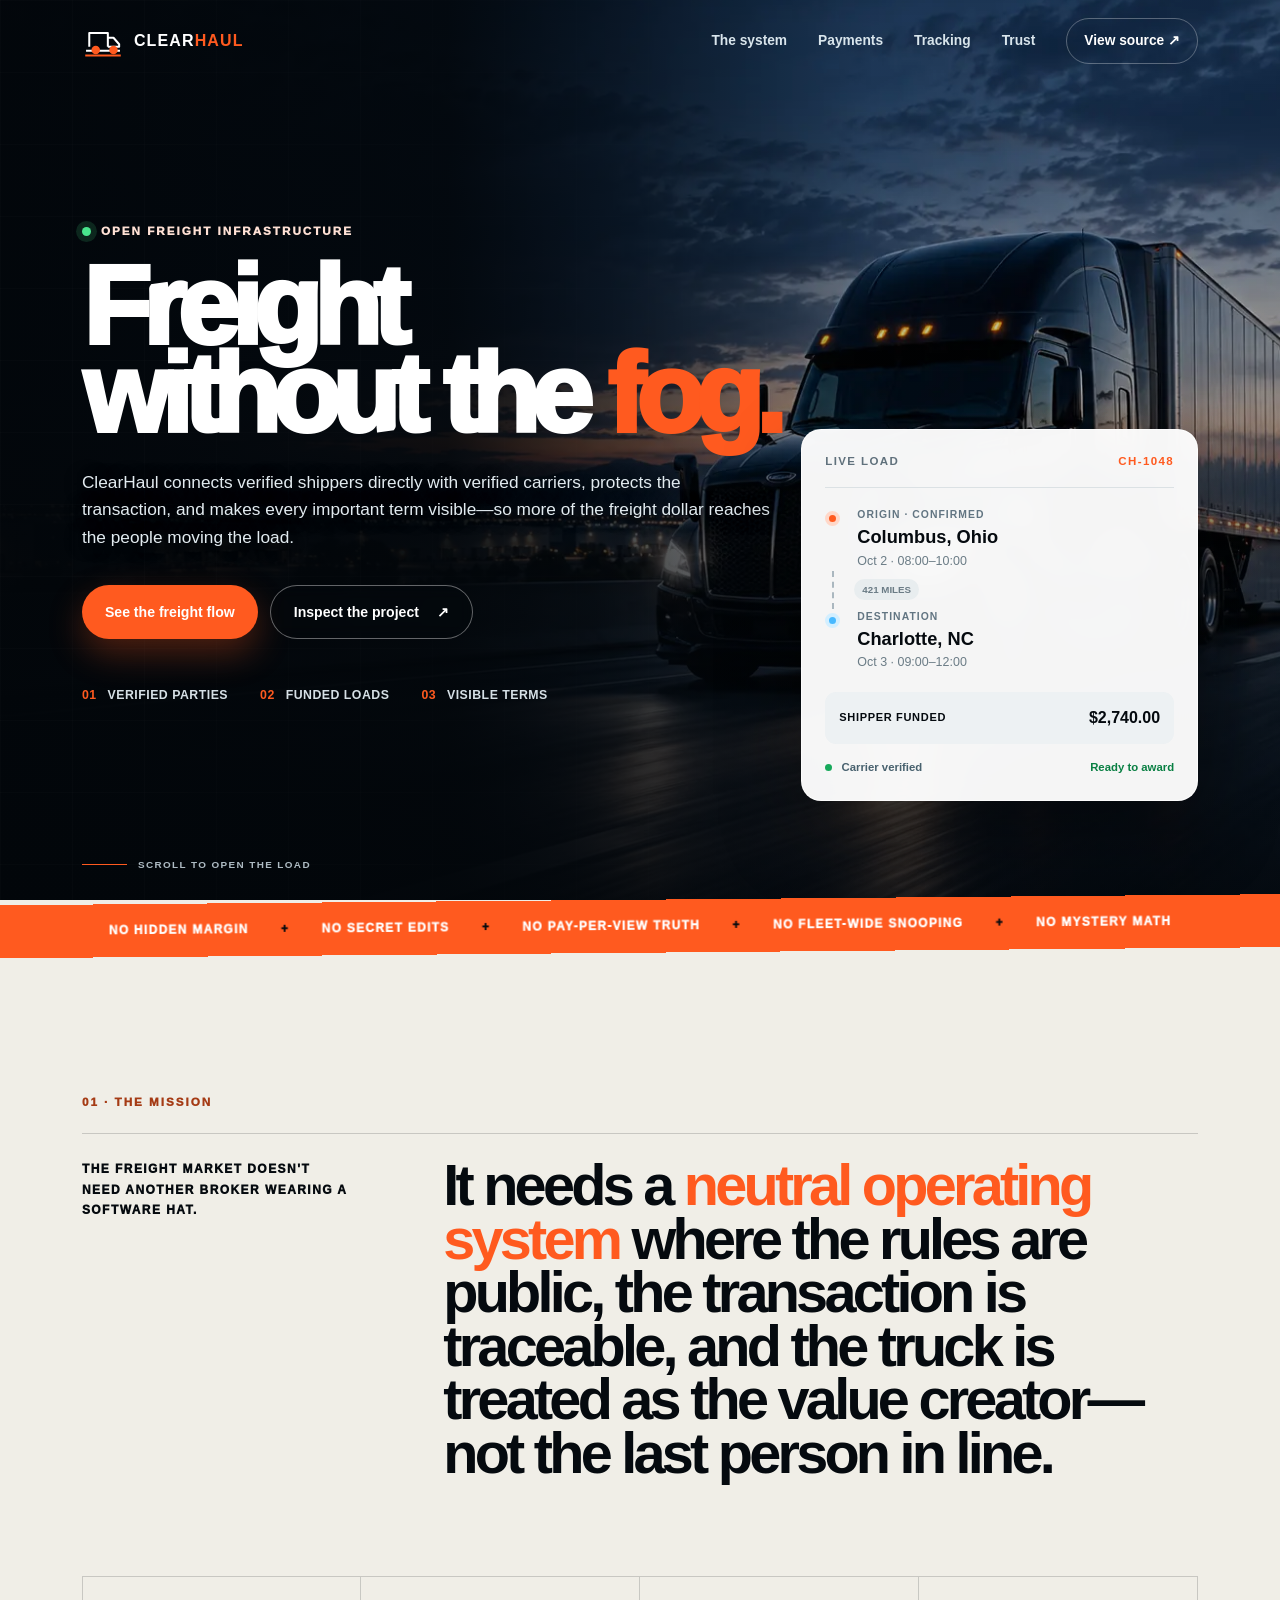
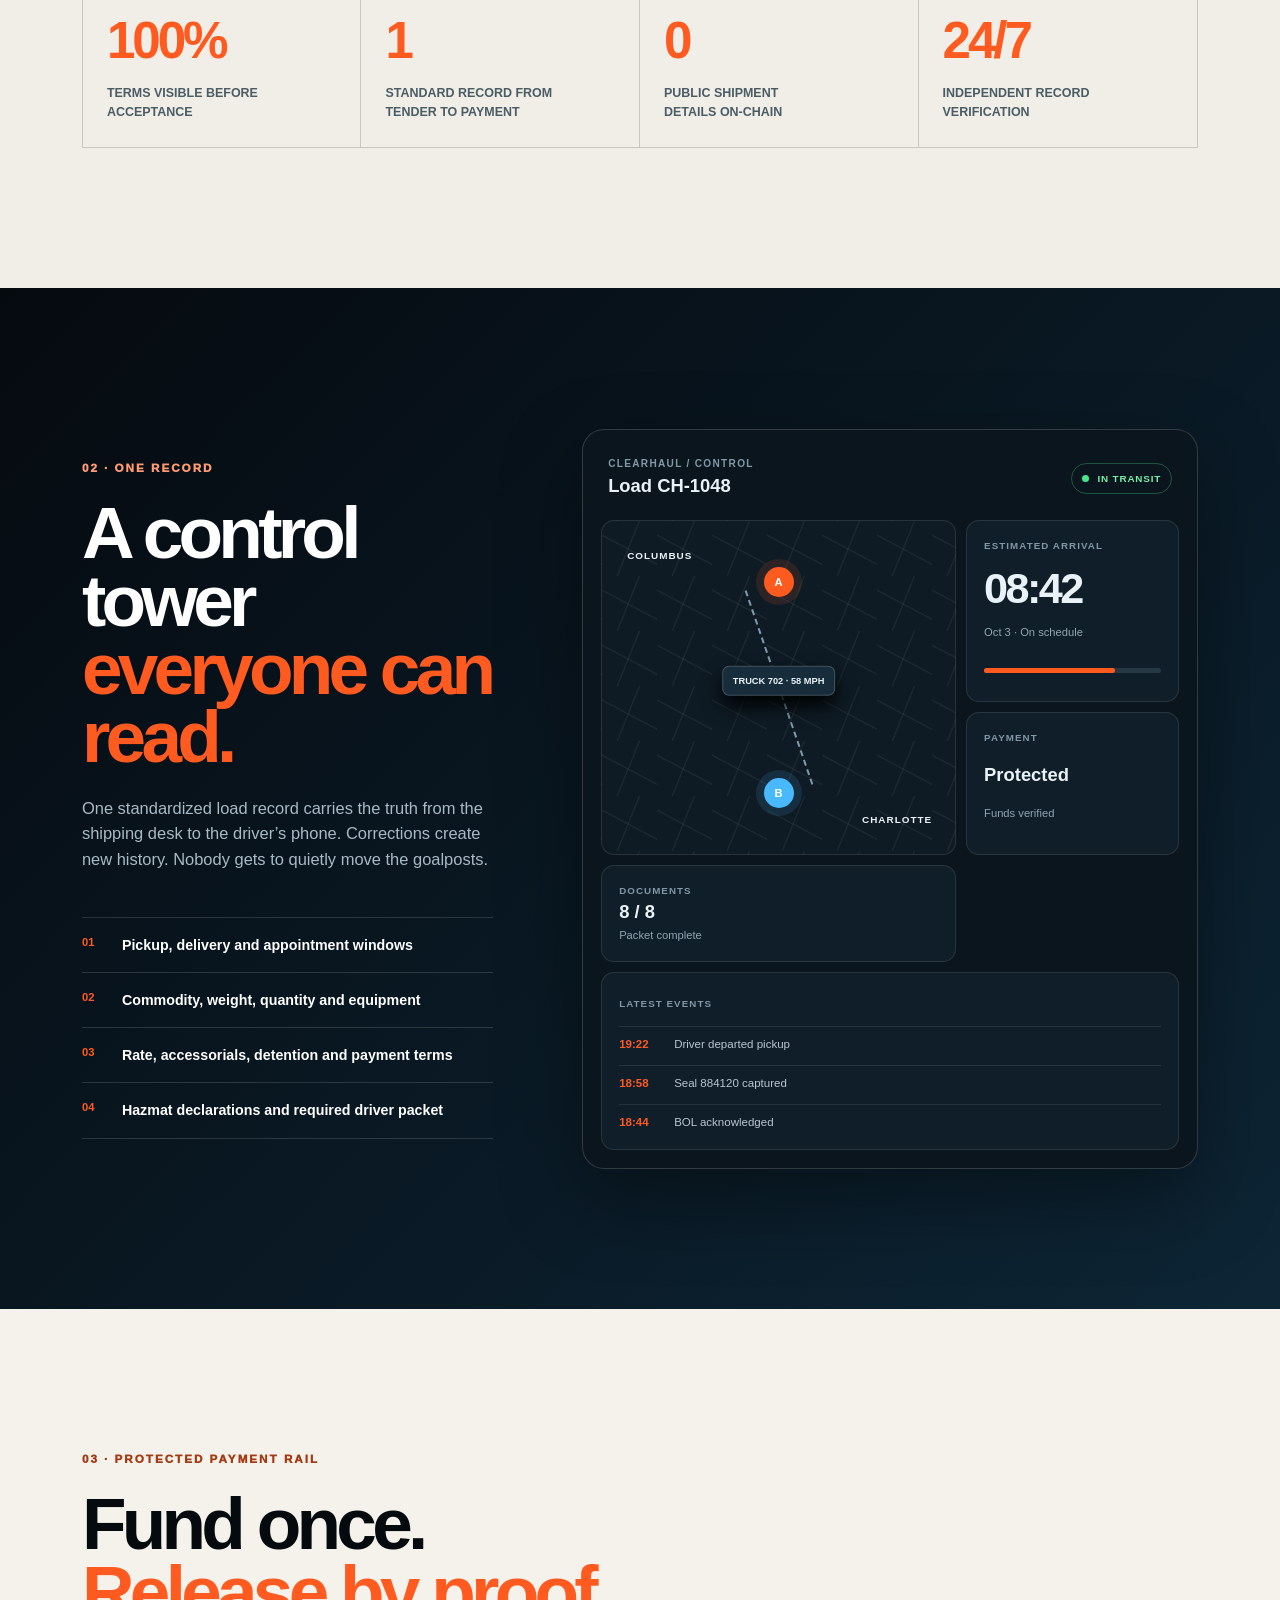
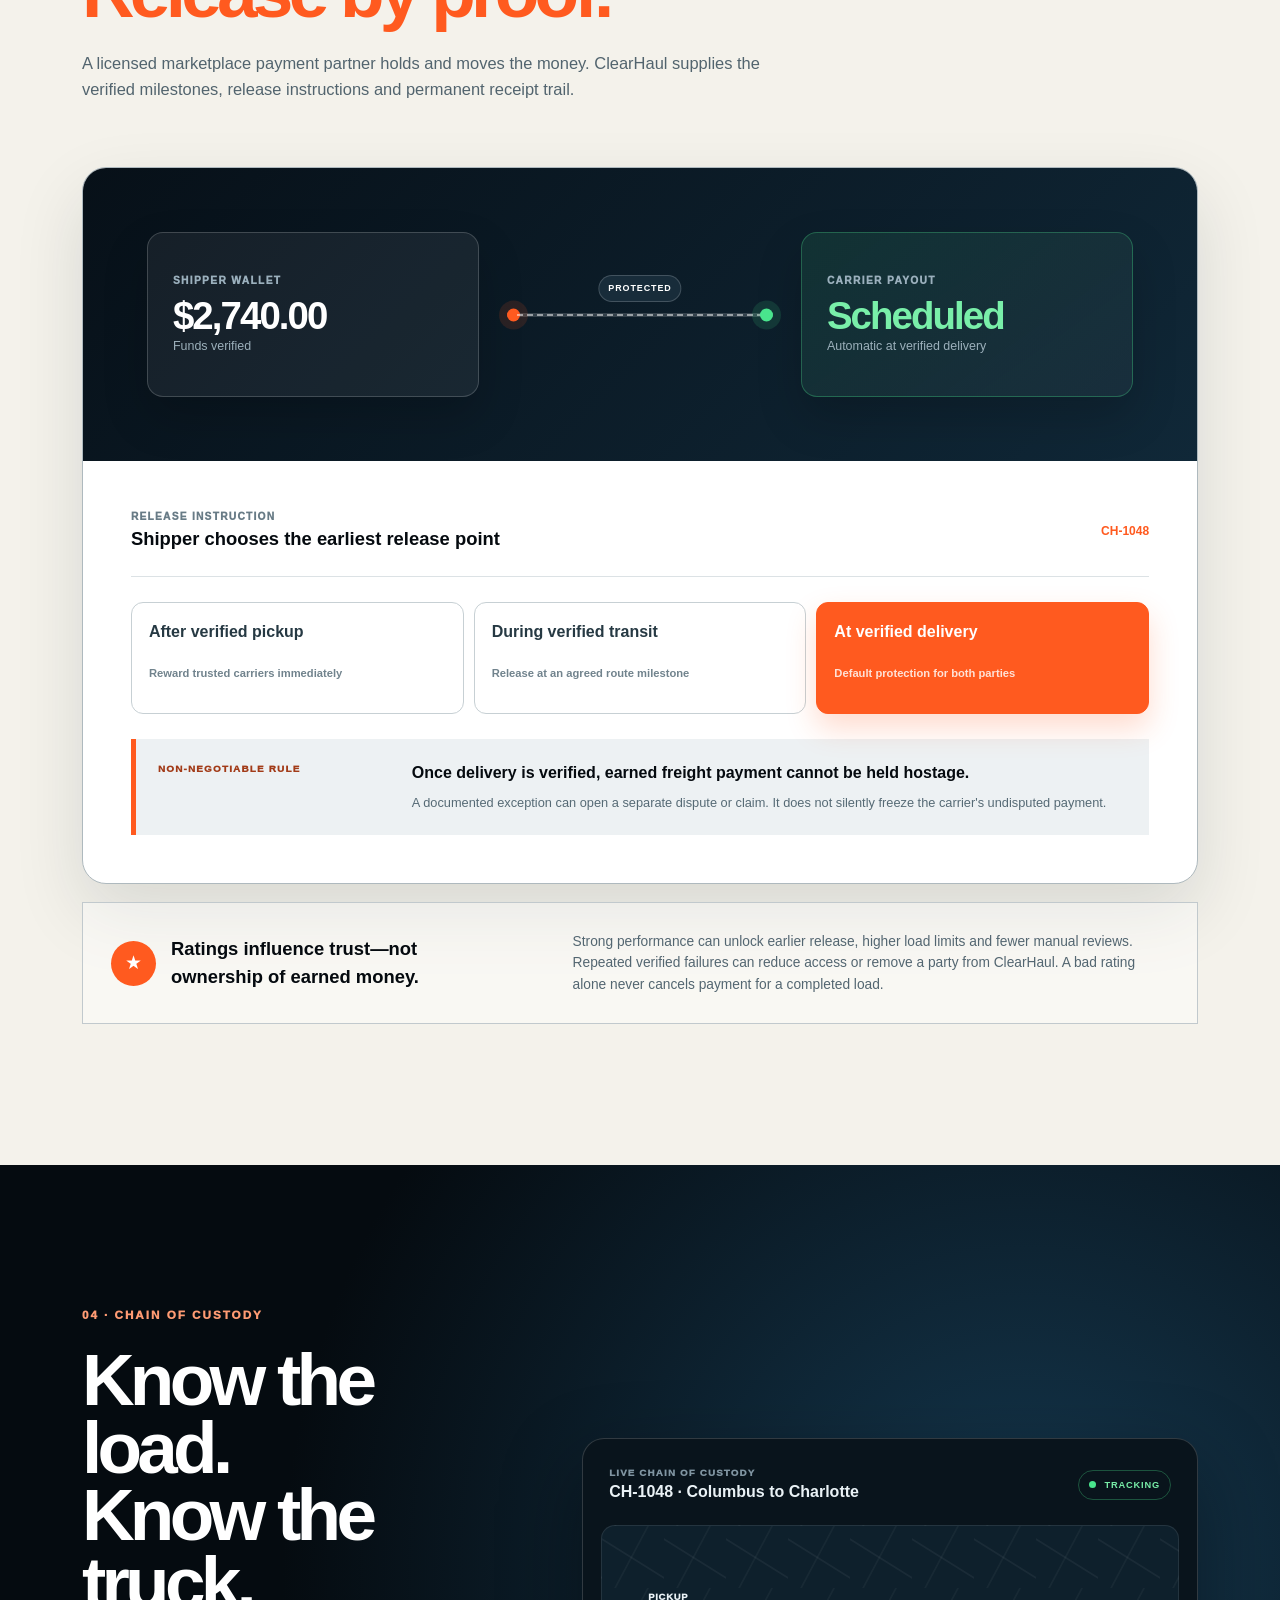
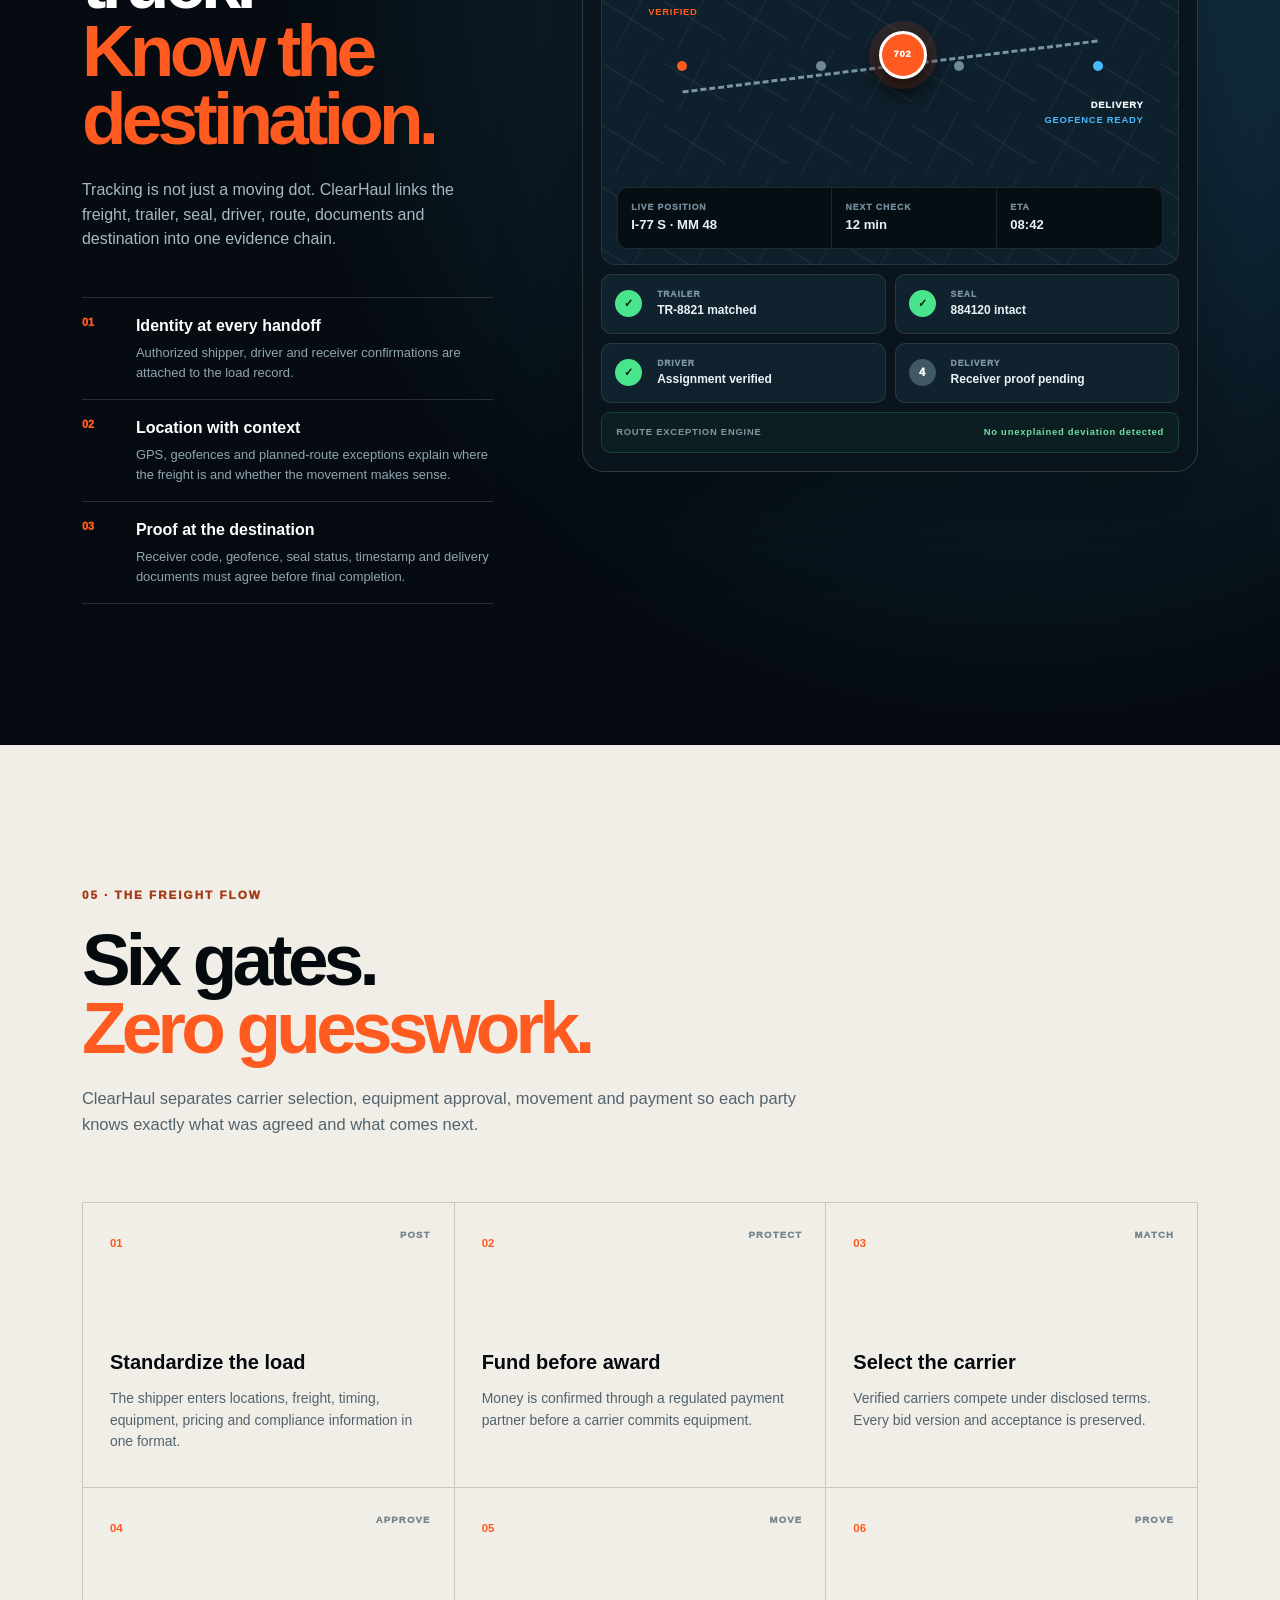
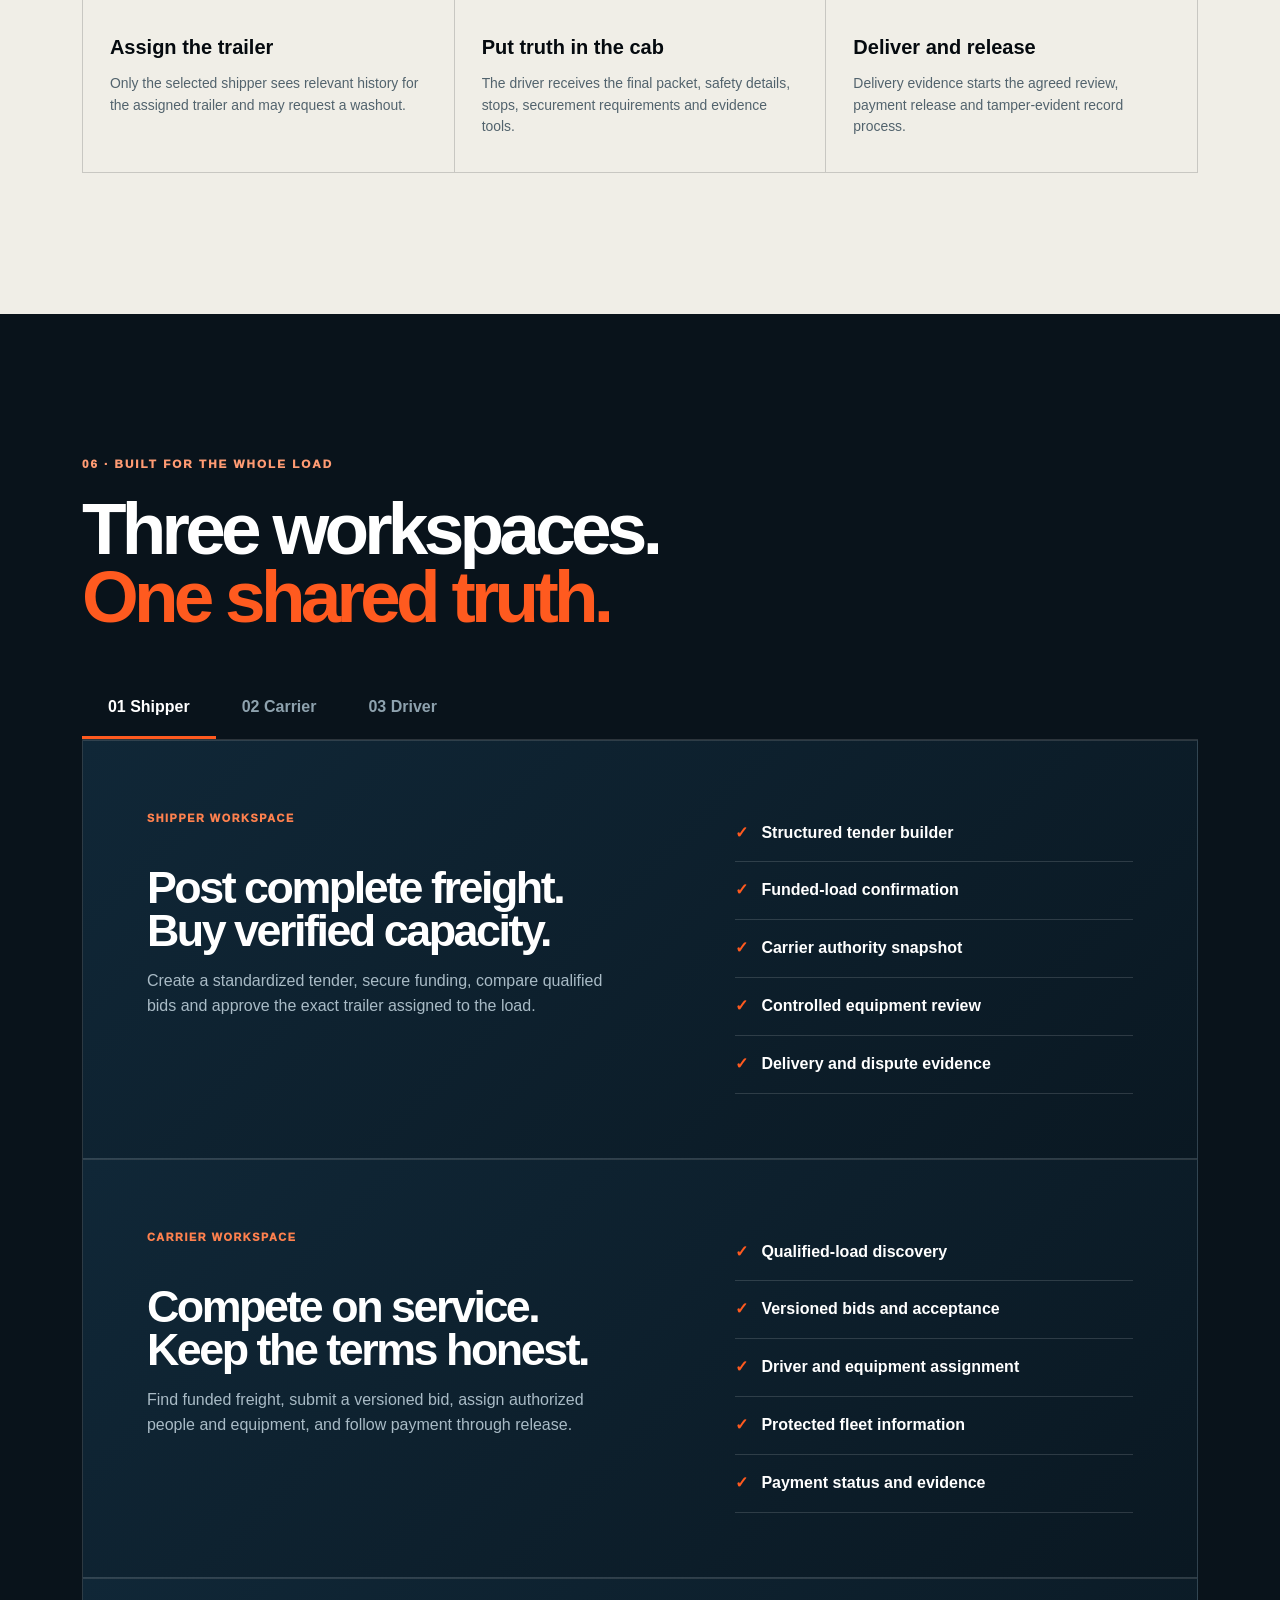
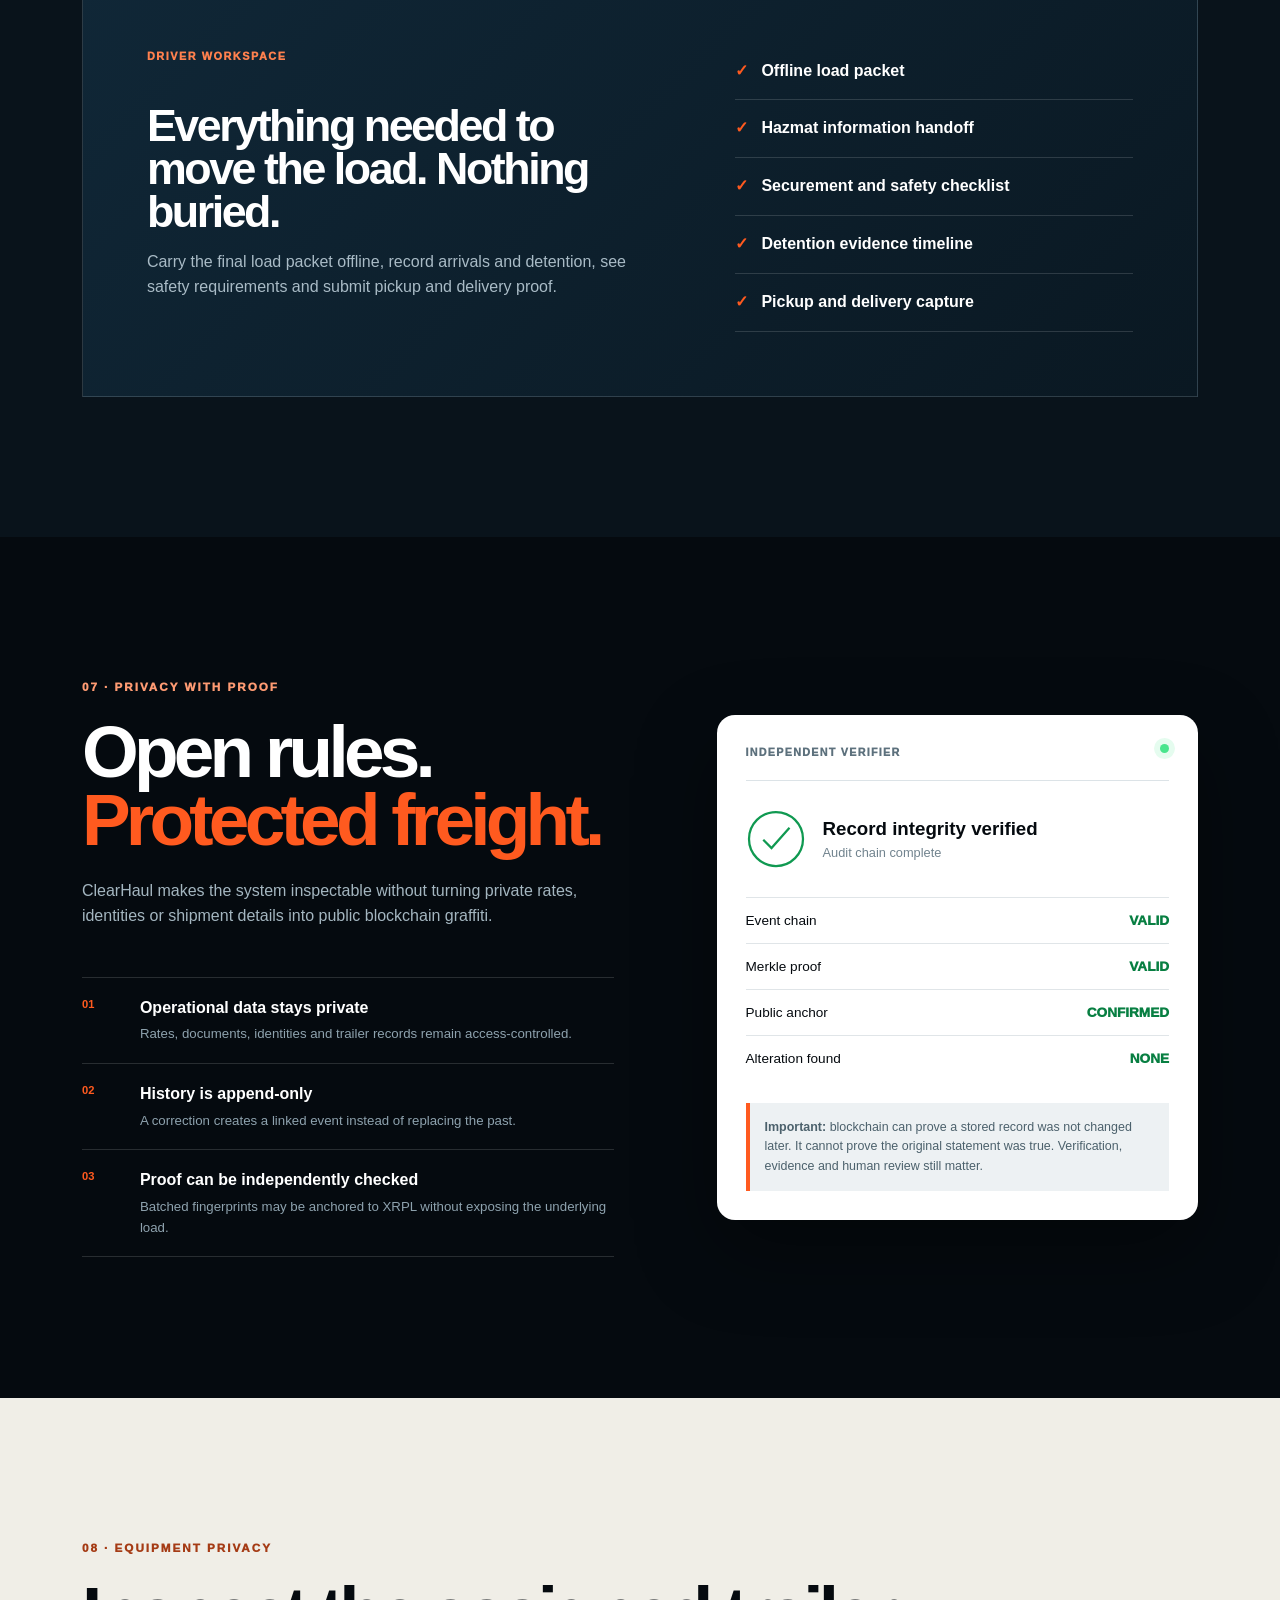
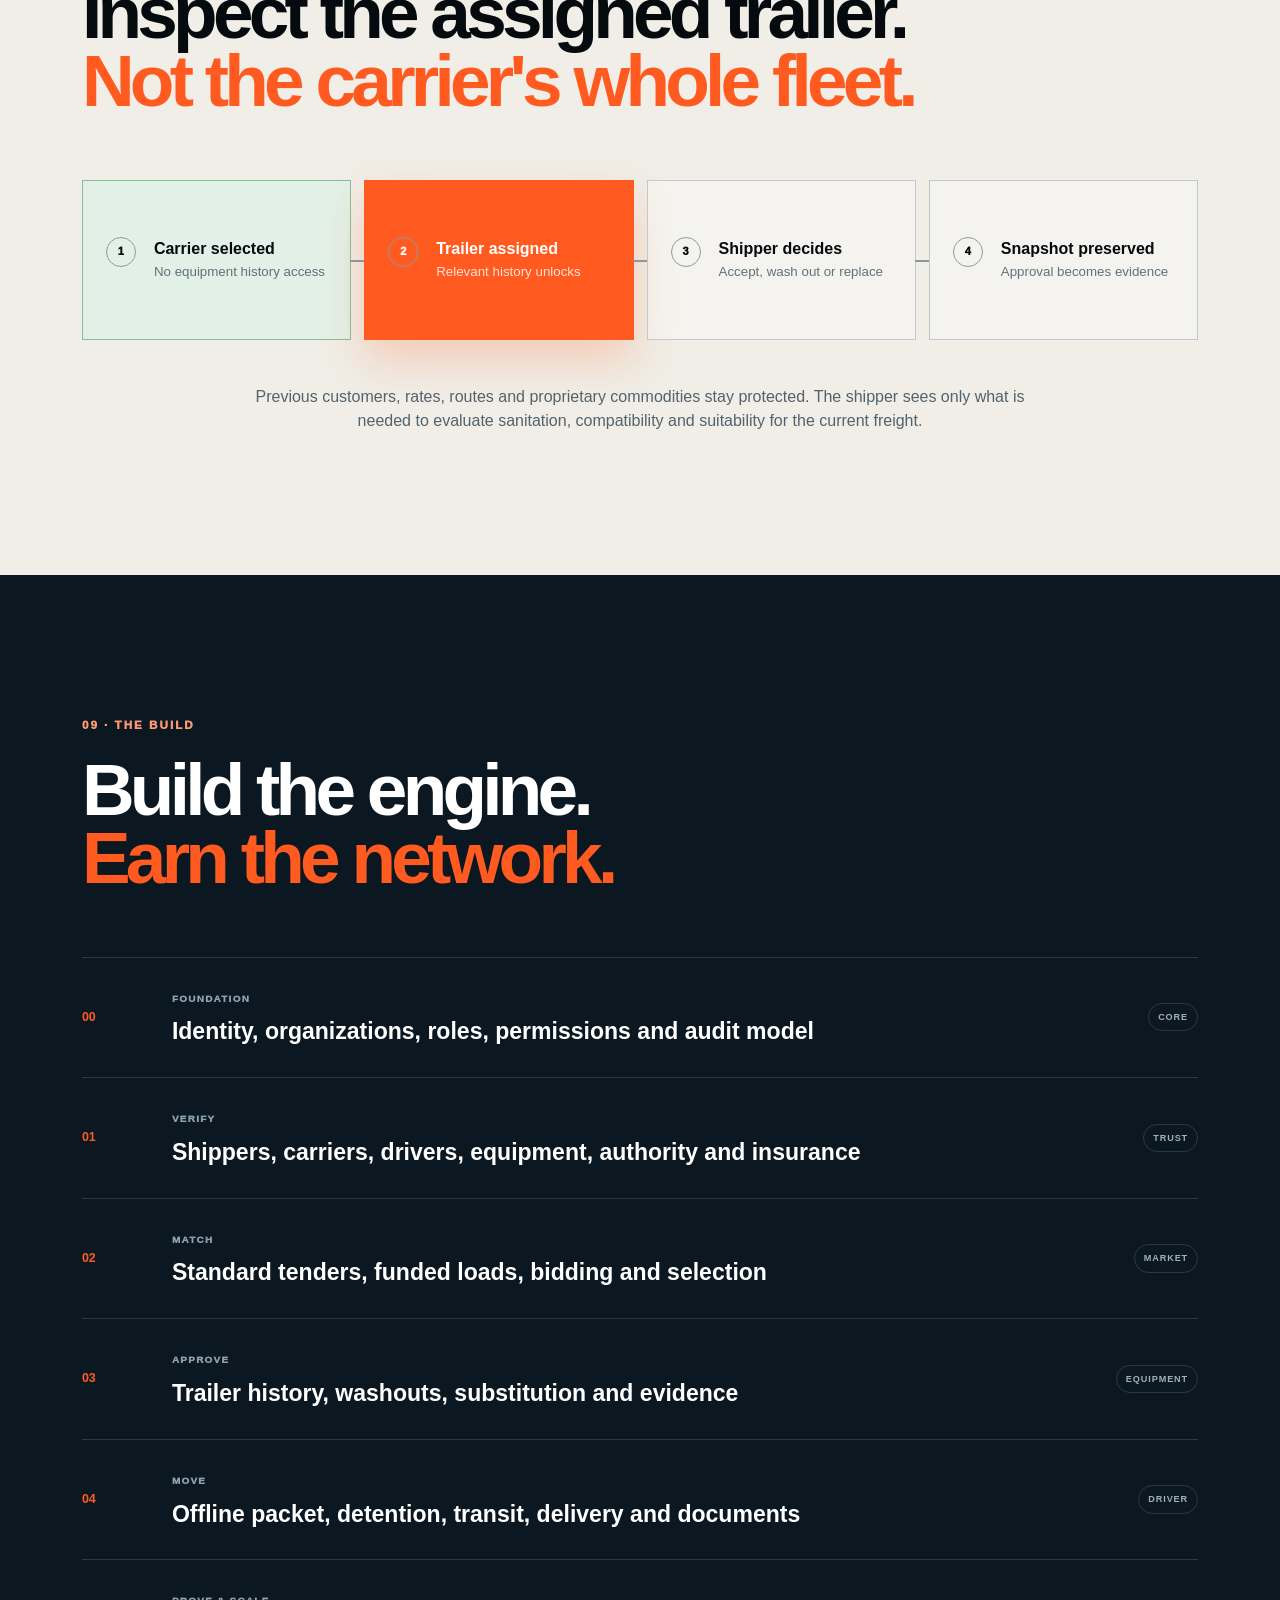
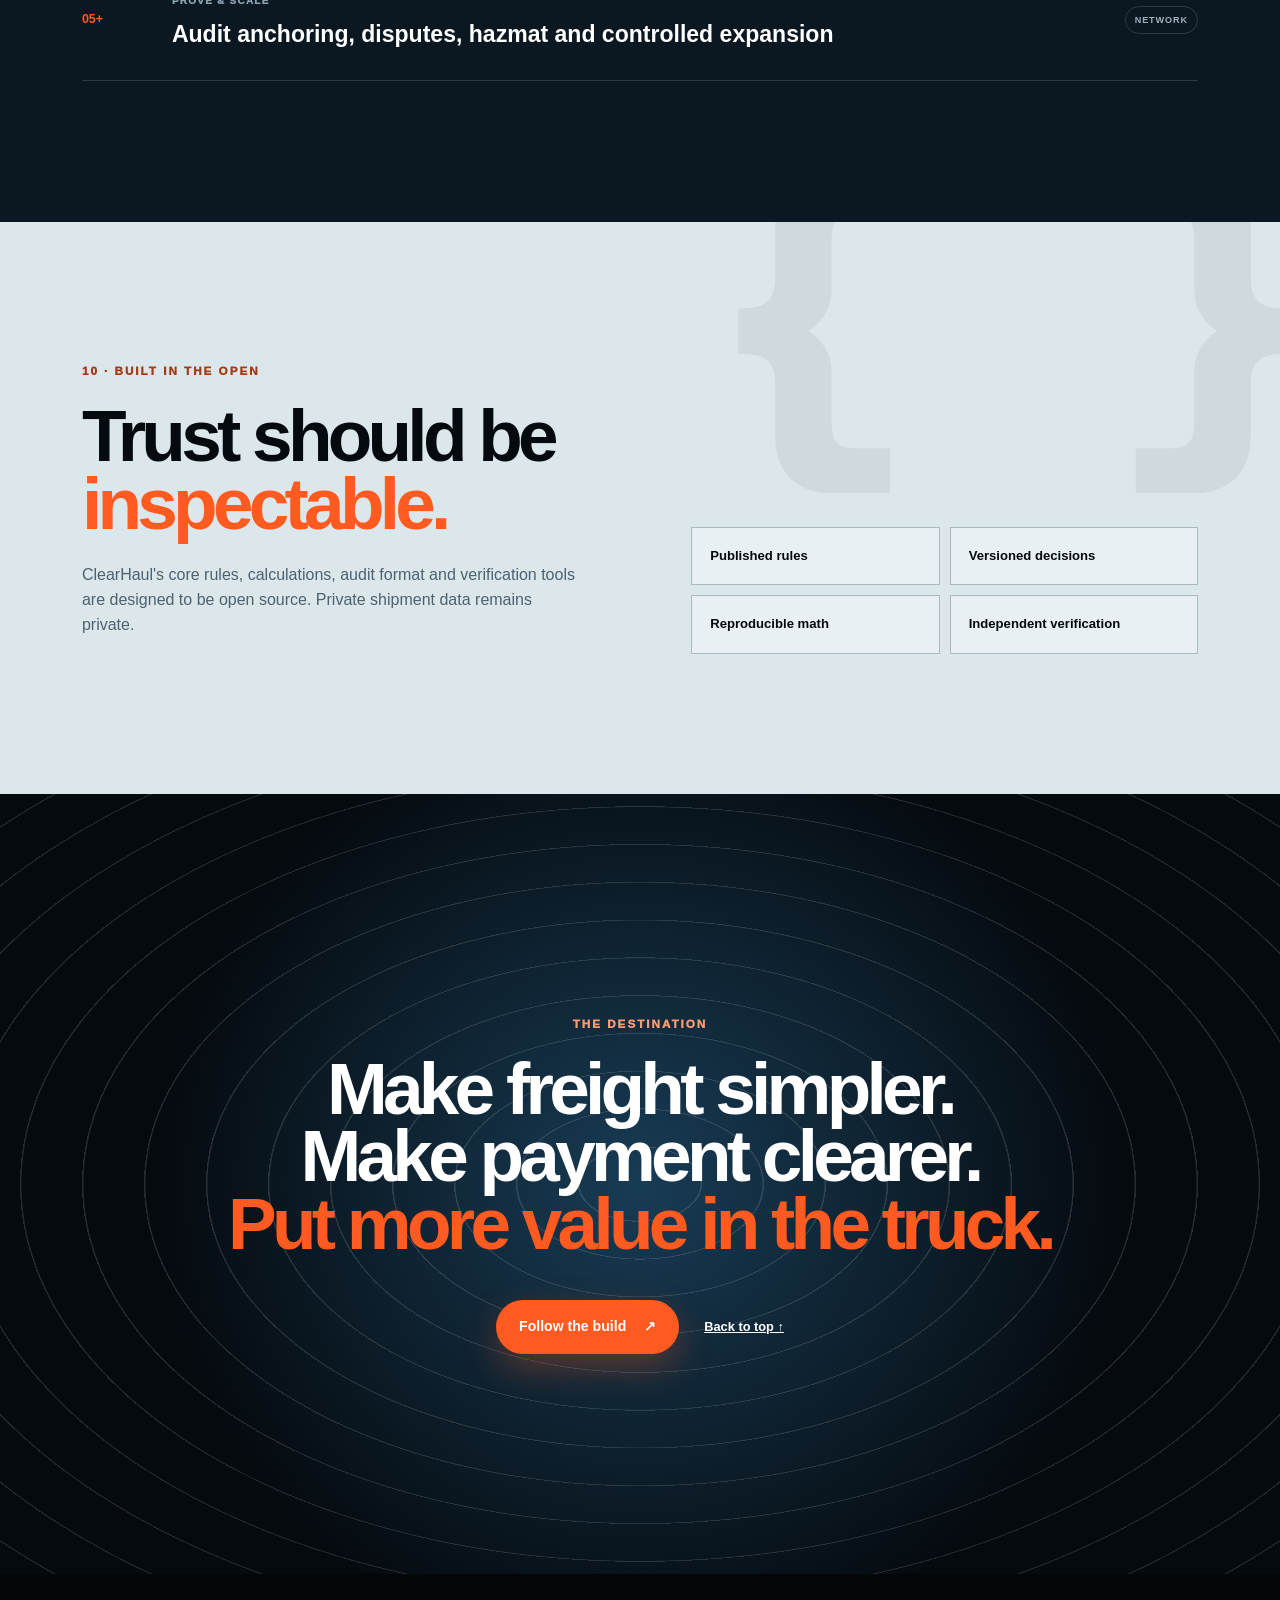
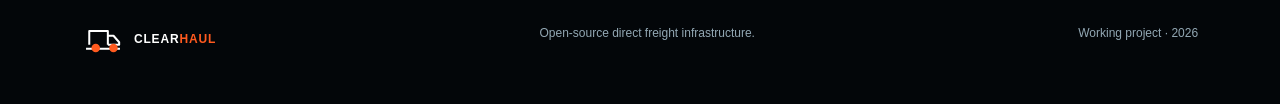
<file: index.html>
<!doctype html>
<html lang="en">
<head>
  <meta charset="utf-8">
  <meta name="viewport" content="width=device-width, initial-scale=1">
  <meta name="description" content="ClearHaul is open freight infrastructure connecting verified shippers directly with verified carriers—clear rates, protected payments and more value in the truck.">
  <meta name="theme-color" content="#050a0f">
  <title>ClearHaul | Freight without the fog</title>
  <link rel="icon" href="assets/favicon.svg" type="image/svg+xml">
  <link rel="preload" href="assets/clearhaul-hero.webp" as="image" type="image/webp" fetchpriority="high">
  <link rel="stylesheet" href="styles.css?v=e3613c">
  <script src="script.js?v=e3613c" defer></script>
</head>
<body>
  <a class="skip-link" href="#main">Skip to main content</a>
  <header class="site-header" data-header>
    <a class="brand" href="#top" aria-label="ClearHaul home">
      <svg aria-hidden="true" viewBox="0 0 52 52"><path d="M5 38h42M9 33V16h23v17M32 22h7l7 8v3H32"/><circle cx="17" cy="37" r="4"/><circle cx="39" cy="37" r="4"/><path class="accent" d="M4 44h44"/></svg>
      <span>CLEAR<strong>HAUL</strong></span>
    </a>
    <button class="nav-toggle" type="button" aria-expanded="false" aria-controls="site-nav" data-nav-toggle>
      <span></span><span></span><span></span><span class="sr-only">Open navigation</span>
    </button>
    <nav id="site-nav" class="site-nav" aria-label="Primary navigation" data-nav>
      <a href="#system">The system</a><a href="#payments">Payments</a><a href="#tracking">Tracking</a><a href="#trust">Trust</a>
      <a class="nav-cta" href="https://github.com/Spike1976/clearhaul">View source <span aria-hidden="true">↗</span></a>
    </nav>
  </header>

  <main id="main">
    <section class="hero" id="top">
      <div class="hero-photo" role="img" aria-label="Black semi-truck hauling freight on an interstate at blue hour"></div>
      <div class="hero-shade"></div><div class="hero-grid" aria-hidden="true"></div>
      <div class="hero-copy reveal">
        <p class="kicker"><span class="live-dot"></span> Open freight infrastructure</p>
        <h1>Freight<br>without the <em>fog.</em></h1>
        <p class="hero-lead">ClearHaul connects verified shippers directly with verified carriers, protects the transaction, and makes every important term visible—so more of the freight dollar reaches the people moving the load.</p>
        <div class="hero-actions">
          <a class="button primary" href="#workflow">See the freight flow</a>
          <a class="button ghost" href="https://github.com/Spike1976/clearhaul">Inspect the project <span aria-hidden="true">↗</span></a>
        </div>
        <div class="hero-proof" aria-label="ClearHaul principles"><span><b>01</b> Verified parties</span><span><b>02</b> Funded loads</span><span><b>03</b> Visible terms</span></div>
      </div>
      <aside class="dispatch-card reveal" aria-label="Example ClearHaul load status">
        <header><span>LIVE LOAD</span><strong>CH-1048</strong></header>
        <div class="dispatch-route">
          <div class="pin orange"></div><div><small>ORIGIN · CONFIRMED</small><strong>Columbus, Ohio</strong><span>Oct 2 · 08:00–10:00</span></div>
          <div class="route-stem"><span>421 MILES</span></div>
          <div class="pin blue"></div><div><small>DESTINATION</small><strong>Charlotte, NC</strong><span>Oct 3 · 09:00–12:00</span></div>
        </div>
        <div class="money-row"><span>SHIPPER FUNDED</span><strong>$2,740.00</strong></div>
        <div class="status-row"><span><i></i> Carrier verified</span><b>Ready to award</b></div>
      </aside>
      <div class="scroll-cue" aria-hidden="true"><span></span> SCROLL TO OPEN THE LOAD</div>
    </section>

    <section class="signal-bar" aria-label="Platform promises"><div><span>NO HIDDEN MARGIN</span><i>+</i><span>NO SECRET EDITS</span><i>+</i><span>NO PAY-PER-VIEW TRUTH</span><i>+</i><span>NO FLEET-WIDE SNOOPING</span><i>+</i><span>NO MYSTERY MATH</span></div></section>

    <section class="manifesto" id="system">
      <div class="section-label reveal">01 · THE MISSION</div>
      <div class="manifesto-copy reveal">
        <p>THE FREIGHT MARKET DOESN'T NEED ANOTHER BROKER WEARING A SOFTWARE HAT.</p>
        <h2>It needs a <em>neutral operating system</em> where the rules are public, the transaction is traceable, and the truck is treated as the value creator—not the last person in line.</h2>
      </div>
      <div class="metrics reveal" aria-label="ClearHaul design principles">
        <article><strong>100%</strong><span>Terms visible before acceptance</span></article><article><strong>1</strong><span>Standard record from tender to payment</span></article><article><strong>0</strong><span>Public shipment details on-chain</span></article><article><strong>24/7</strong><span>Independent record verification</span></article>
      </div>
    </section>

    <section class="control-room" aria-labelledby="control-title">
      <div class="control-copy reveal">
        <p class="section-label light">02 · ONE RECORD</p><h2 id="control-title">A control tower<br><em>everyone can read.</em></h2>
        <p>One standardized load record carries the truth from the shipping desk to the driver’s phone. Corrections create new history. Nobody gets to quietly move the goalposts.</p>
        <ul><li><span>01</span>Pickup, delivery and appointment windows</li><li><span>02</span>Commodity, weight, quantity and equipment</li><li><span>03</span>Rate, accessorials, detention and payment terms</li><li><span>04</span>Hazmat declarations and required driver packet</li></ul>
      </div>
      <div class="dashboard reveal" aria-label="Example standardized load record">
        <div class="dash-top"><div><span>CLEARHAUL / CONTROL</span><strong>Load CH-1048</strong></div><b><i></i> IN TRANSIT</b></div>
        <div class="dash-grid">
          <article class="map-panel"><div class="map-route" aria-hidden="true"><span class="map-a">A</span><i></i><span class="map-b">B</span></div><div class="map-city c1">COLUMBUS</div><div class="map-city c2">CHARLOTTE</div><div class="truck-chip">TRUCK 702 · 58 MPH</div></article>
          <article class="eta-panel"><small>ESTIMATED ARRIVAL</small><strong>08:42</strong><span>Oct 3 · On schedule</span><div><i></i></div></article>
          <article class="data-panel"><small>PAYMENT</small><strong>Protected</strong><span>Funds verified</span></article>
          <article class="data-panel"><small>DOCUMENTS</small><strong>8 / 8</strong><span>Packet complete</span></article>
          <article class="event-panel"><small>LATEST EVENTS</small><p><b>19:22</b> Driver departed pickup</p><p><b>18:58</b> Seal 884120 captured</p><p><b>18:44</b> BOL acknowledged</p></article>
        </div>
      </div>
    </section>

    <section class="payment-engine" id="payments">
      <header class="section-head reveal">
        <p class="section-label">03 · PROTECTED PAYMENT RAIL</p>
        <h2>Fund once.<br><em>Release by proof.</em></h2>
        <p>A licensed marketplace payment partner holds and moves the money. ClearHaul supplies the verified milestones, release instructions and permanent receipt trail.</p>
      </header>
      <div class="payment-stage reveal">
        <div class="payment-visual">
          <div class="wallet shipper-wallet"><small>SHIPPER WALLET</small><strong>$2,740.00</strong><span>Funds verified</span></div>
          <div class="payment-rail" aria-hidden="true"><i></i><b>PROTECTED</b></div>
          <div class="wallet carrier-wallet"><small>CARRIER PAYOUT</small><strong data-payout-state>Scheduled</strong><span data-payout-note>Automatic at verified delivery</span></div>
        </div>
        <div class="release-console">
          <div class="console-title"><div><span>RELEASE INSTRUCTION</span><strong>Shipper chooses the earliest release point</strong></div><b>CH-1048</b></div>
          <div class="release-options" role="radiogroup" aria-label="Example payment release timing">
            <button type="button" role="radio" aria-checked="false" data-release="pickup" data-state="Released early" data-note="Released after verified pickup">After verified pickup<small>Reward trusted carriers immediately</small></button>
            <button type="button" role="radio" aria-checked="false" data-release="transit" data-state="Released in transit" data-note="Released after verified route milestone">During verified transit<small>Release at an agreed route milestone</small></button>
            <button type="button" role="radio" aria-checked="true" data-release="delivery" data-state="Scheduled" data-note="Automatic at verified delivery">At verified delivery<small>Default protection for both parties</small></button>
          </div>
          <div class="release-rule"><span>NON-NEGOTIABLE RULE</span><strong>Once delivery is verified, earned freight payment cannot be held hostage.</strong><p>A documented exception can open a separate dispute or claim. It does not silently freeze the carrier's undisputed payment.</p></div>
        </div>
      </div>
      <div class="rating-logic reveal">
        <div><span class="logic-icon">★</span><h3>Ratings influence trust—not ownership of earned money.</h3></div>
        <p>Strong performance can unlock earlier release, higher load limits and fewer manual reviews. Repeated verified failures can reduce access or remove a party from ClearHaul. A bad rating alone never cancels payment for a completed load.</p>
      </div>
    </section>

    <section class="tracking-engine" id="tracking">
      <div class="tracking-copy reveal">
        <p class="section-label light">04 · CHAIN OF CUSTODY</p>
        <h2>Know the load.<br>Know the truck.<br><em>Know the destination.</em></h2>
        <p>Tracking is not just a moving dot. ClearHaul links the freight, trailer, seal, driver, route, documents and destination into one evidence chain.</p>
        <div class="tracking-rules">
          <article><span>01</span><div><h3>Identity at every handoff</h3><p>Authorized shipper, driver and receiver confirmations are attached to the load record.</p></div></article>
          <article><span>02</span><div><h3>Location with context</h3><p>GPS, geofences and planned-route exceptions explain where the freight is and whether the movement makes sense.</p></div></article>
          <article><span>03</span><div><h3>Proof at the destination</h3><p>Receiver code, geofence, seal status, timestamp and delivery documents must agree before final completion.</p></div></article>
        </div>
      </div>
      <div class="tracking-console reveal" aria-label="Example live shipment tracking">
        <header><div><span>LIVE CHAIN OF CUSTODY</span><strong>CH-1048 · Columbus to Charlotte</strong></div><b><i></i> TRACKING</b></header>
        <div class="tracker-map">
          <div class="route-path" aria-hidden="true"><i></i><i></i><i></i><i></i></div>
          <span class="origin-node">PICKUP<br><b>VERIFIED</b></span>
          <span class="truck-node">702</span>
          <span class="destination-node">DELIVERY<br><b>GEOFENCE READY</b></span>
          <div class="tracker-stats"><span><small>LIVE POSITION</small><strong>I-77 S · MM 48</strong></span><span><small>NEXT CHECK</small><strong>12 min</strong></span><span><small>ETA</small><strong>08:42</strong></span></div>
        </div>
        <div class="custody-grid">
          <article class="passed"><span>✓</span><div><small>TRAILER</small><strong>TR-8821 matched</strong></div></article>
          <article class="passed"><span>✓</span><div><small>SEAL</small><strong>884120 intact</strong></div></article>
          <article class="passed"><span>✓</span><div><small>DRIVER</small><strong>Assignment verified</strong></div></article>
          <article class="pending"><span>4</span><div><small>DELIVERY</small><strong>Receiver proof pending</strong></div></article>
        </div>
        <div class="exception-bar"><span>ROUTE EXCEPTION ENGINE</span><b>No unexplained deviation detected</b></div>
      </div>
    </section>

    <section class="workflow" id="workflow">
      <header class="section-head reveal"><p class="section-label">05 · THE FREIGHT FLOW</p><h2>Six gates.<br><em>Zero guesswork.</em></h2><p>ClearHaul separates carrier selection, equipment approval, movement and payment so each party knows exactly what was agreed and what comes next.</p></header>
      <div class="steps">
        <article class="reveal"><b>01</b><span>POST</span><h3>Standardize the load</h3><p>The shipper enters locations, freight, timing, equipment, pricing and compliance information in one format.</p></article>
        <article class="reveal"><b>02</b><span>PROTECT</span><h3>Fund before award</h3><p>Money is confirmed through a regulated payment partner before a carrier commits equipment.</p></article>
        <article class="reveal"><b>03</b><span>MATCH</span><h3>Select the carrier</h3><p>Verified carriers compete under disclosed terms. Every bid version and acceptance is preserved.</p></article>
        <article class="reveal"><b>04</b><span>APPROVE</span><h3>Assign the trailer</h3><p>Only the selected shipper sees relevant history for the assigned trailer and may request a washout.</p></article>
        <article class="reveal"><b>05</b><span>MOVE</span><h3>Put truth in the cab</h3><p>The driver receives the final packet, safety details, stops, securement requirements and evidence tools.</p></article>
        <article class="reveal"><b>06</b><span>PROVE</span><h3>Deliver and release</h3><p>Delivery evidence starts the agreed review, payment release and tamper-evident record process.</p></article>
      </div>
    </section>

    <section class="roles" aria-labelledby="roles-title">
      <header class="section-head reveal"><p class="section-label light">06 · BUILT FOR THE WHOLE LOAD</p><h2 id="roles-title">Three workspaces.<br><em>One shared truth.</em></h2></header>
      <div class="role-tabs reveal" role="tablist" aria-label="ClearHaul workspaces">
        <button role="tab" aria-selected="true" aria-controls="shipper-panel" id="shipper-tab" data-tab="shipper">01 Shipper</button>
        <button role="tab" aria-selected="false" aria-controls="carrier-panel" id="carrier-tab" data-tab="carrier" tabindex="-1">02 Carrier</button>
        <button role="tab" aria-selected="false" aria-controls="driver-panel" id="driver-tab" data-tab="driver" tabindex="-1">03 Driver</button>
      </div>
      <div class="role-panels reveal">
        <article id="shipper-panel" role="tabpanel" aria-labelledby="shipper-tab" data-panel="shipper"><div><span>SHIPPER WORKSPACE</span><h3>Post complete freight. Buy verified capacity.</h3><p>Create a standardized tender, secure funding, compare qualified bids and approve the exact trailer assigned to the load.</p></div><ul><li>Structured tender builder</li><li>Funded-load confirmation</li><li>Carrier authority snapshot</li><li>Controlled equipment review</li><li>Delivery and dispute evidence</li></ul></article>
        <article id="carrier-panel" role="tabpanel" aria-labelledby="carrier-tab" data-panel="carrier" hidden><div><span>CARRIER WORKSPACE</span><h3>Compete on service. Keep the terms honest.</h3><p>Find funded freight, submit a versioned bid, assign authorized people and equipment, and follow payment through release.</p></div><ul><li>Qualified-load discovery</li><li>Versioned bids and acceptance</li><li>Driver and equipment assignment</li><li>Protected fleet information</li><li>Payment status and evidence</li></ul></article>
        <article id="driver-panel" role="tabpanel" aria-labelledby="driver-tab" data-panel="driver" hidden><div><span>DRIVER WORKSPACE</span><h3>Everything needed to move the load. Nothing buried.</h3><p>Carry the final load packet offline, record arrivals and detention, see safety requirements and submit pickup and delivery proof.</p></div><ul><li>Offline load packet</li><li>Hazmat information handoff</li><li>Securement and safety checklist</li><li>Detention evidence timeline</li><li>Pickup and delivery capture</li></ul></article>
      </div>
    </section>

    <section class="trust" id="trust">
      <div class="trust-copy reveal">
        <p class="section-label light">07 · PRIVACY WITH PROOF</p><h2>Open rules.<br><em>Protected freight.</em></h2><p>ClearHaul makes the system inspectable without turning private rates, identities or shipment details into public blockchain graffiti.</p>
        <div class="trust-list"><article><b>01</b><div><h3>Operational data stays private</h3><p>Rates, documents, identities and trailer records remain access-controlled.</p></div></article><article><b>02</b><div><h3>History is append-only</h3><p>A correction creates a linked event instead of replacing the past.</p></div></article><article><b>03</b><div><h3>Proof can be independently checked</h3><p>Batched fingerprints may be anchored to XRPL without exposing the underlying load.</p></div></article></div>
      </div>
      <div class="verify-card reveal">
        <header><span>INDEPENDENT VERIFIER</span><i class="live-dot"></i></header>
        <div class="verify-seal"><svg viewBox="0 0 80 80" aria-hidden="true"><circle cx="40" cy="40" r="36"/><path d="m23 41 11 11 24-27"/></svg><div><strong>Record integrity verified</strong><span>Audit chain complete</span></div></div>
        <dl><div><dt>Event chain</dt><dd>VALID</dd></div><div><dt>Merkle proof</dt><dd>VALID</dd></div><div><dt>Public anchor</dt><dd>CONFIRMED</dd></div><div><dt>Alteration found</dt><dd>NONE</dd></div></dl>
        <p><strong>Important:</strong> blockchain can prove a stored record was not changed later. It cannot prove the original statement was true. Verification, evidence and human review still matter.</p>
      </div>
    </section>

    <section class="equipment">
      <header class="section-head reveal"><p class="section-label">08 · EQUIPMENT PRIVACY</p><h2>Inspect the assigned trailer.<br><em>Not the carrier's whole fleet.</em></h2></header>
      <div class="equipment-track reveal"><article class="complete"><span>1</span><div><strong>Carrier selected</strong><small>No equipment history access</small></div></article><article class="active"><span>2</span><div><strong>Trailer assigned</strong><small>Relevant history unlocks</small></div></article><article><span>3</span><div><strong>Shipper decides</strong><small>Accept, wash out or replace</small></div></article><article><span>4</span><div><strong>Snapshot preserved</strong><small>Approval becomes evidence</small></div></article></div>
      <p class="equipment-note reveal">Previous customers, rates, routes and proprietary commodities stay protected. The shipper sees only what is needed to evaluate sanitation, compatibility and suitability for the current freight.</p>
    </section>

    <section class="roadmap" id="roadmap">
      <header class="section-head reveal"><p class="section-label light">09 · THE BUILD</p><h2>Build the engine.<br><em>Earn the network.</em></h2></header>
      <ol class="roadmap-list"><li class="reveal"><b>00</b><div><span>FOUNDATION</span><h3>Identity, organizations, roles, permissions and audit model</h3></div><small>CORE</small></li><li class="reveal"><b>01</b><div><span>VERIFY</span><h3>Shippers, carriers, drivers, equipment, authority and insurance</h3></div><small>TRUST</small></li><li class="reveal"><b>02</b><div><span>MATCH</span><h3>Standard tenders, funded loads, bidding and selection</h3></div><small>MARKET</small></li><li class="reveal"><b>03</b><div><span>APPROVE</span><h3>Trailer history, washouts, substitution and evidence</h3></div><small>EQUIPMENT</small></li><li class="reveal"><b>04</b><div><span>MOVE</span><h3>Offline packet, detention, transit, delivery and documents</h3></div><small>DRIVER</small></li><li class="reveal"><b>05+</b><div><span>PROVE & SCALE</span><h3>Audit anchoring, disputes, hazmat and controlled expansion</h3></div><small>NETWORK</small></li></ol>
    </section>

    <section class="open-source">
      <div class="code-mark" aria-hidden="true">{ }</div>
      <div class="source-copy reveal"><p class="section-label">10 · BUILT IN THE OPEN</p><h2>Trust should be<br><em>inspectable.</em></h2><p>ClearHaul's core rules, calculations, audit format and verification tools are designed to be open source. Private shipment data remains private.</p></div>
      <div class="source-grid reveal"><span>Published rules</span><span>Versioned decisions</span><span>Reproducible math</span><span>Independent verification</span></div>
    </section>

    <section class="final-call"><div class="final-lines" aria-hidden="true"></div><div class="reveal"><p class="section-label light">THE DESTINATION</p><h2>Make freight simpler.<br>Make payment clearer.<br><em>Put more value in the truck.</em></h2><div><a class="button primary" href="https://github.com/Spike1976/clearhaul">Follow the build <span aria-hidden="true">↗</span></a><a class="text-link" href="#top">Back to top ↑</a></div></div></section>
  </main>

  <footer><a class="brand" href="#top" aria-label="ClearHaul home"><svg aria-hidden="true" viewBox="0 0 52 52"><path d="M5 38h42M9 33V16h23v17M32 22h7l7 8v3H32"/><circle cx="17" cy="37" r="4"/><circle cx="39" cy="37" r="4"/></svg><span>CLEAR<strong>HAUL</strong></span></a><p>Open-source direct freight infrastructure.</p><p>Working project · <span data-year></span></p></footer>
</body>
</html>
</file>
<file: styles.css>
:root {
  --ink:#050a0f; --ink2:#0b151e; --ink3:#112330; --paper:#f0eee7; --white:#fff;
  --orange:#ff5a1f; --orange2:#ff814e; --blue:#48b9ff; --green:#49e58d;
  --muted:#9fb1bd; --rule:rgba(5,10,15,.17); --dark-rule:rgba(255,255,255,.14);
  --pad:clamp(22px,6.4vw,104px); --radius:18px; --shadow:0 30px 80px rgba(0,0,0,.38);
}
*{box-sizing:border-box}
html{scroll-behavior:smooth}
body{margin:0;color:var(--ink);background:var(--paper);font-family:Inter,Arial,Helvetica,sans-serif;line-height:1.55;overflow-x:hidden}
a{color:inherit} button,a{-webkit-tap-highlight-color:transparent} button{font:inherit}
::selection{color:#fff;background:var(--orange)}
.skip-link{position:fixed;z-index:1000;top:10px;left:10px;padding:12px 16px;color:#fff;background:#000;transform:translateY(-160%)}
.skip-link:focus{transform:none}
.sr-only{position:absolute;width:1px;height:1px;overflow:hidden;clip:rect(0,0,0,0);white-space:nowrap}
:focus-visible{outline:3px solid #ffd4c3;outline-offset:4px}
.site-header{position:fixed;z-index:80;inset:0 0 auto;height:82px;display:flex;align-items:center;justify-content:space-between;padding:0 var(--pad);color:#fff;transition:background .25s,border-color .25s}
.site-header.scrolled{background:rgba(5,10,15,.93);backdrop-filter:blur(18px);border-bottom:1px solid var(--dark-rule)}
.brand{display:inline-flex;align-items:center;gap:10px;text-decoration:none;font-weight:900;letter-spacing:.07em}
.brand svg{width:42px;height:42px;fill:none;stroke:currentColor;stroke-width:2.5;stroke-linejoin:round}
.brand circle{fill:var(--orange);stroke:var(--orange)} .brand .accent{stroke:var(--orange)}
.brand strong{color:var(--orange)}
.site-nav{display:flex;align-items:center;gap:31px}
.site-nav a{text-decoration:none;color:#d9e5ec;font-size:.86rem;font-weight:800}
.site-nav a:hover,.site-nav a:focus-visible{color:#fff}
.site-nav .nav-cta{padding:11px 17px;color:#fff;border:1px solid rgba(255,255,255,.3);border-radius:999px}
.nav-toggle{display:none;width:44px;height:44px;padding:9px;border:0;background:transparent}
.nav-toggle span:not(.sr-only){display:block;height:2px;margin:5px 0;background:#fff}

.hero{position:relative;min-height:100svh;display:grid;align-items:center;overflow:hidden;padding:138px var(--pad) 110px;color:#fff;background:var(--ink)}
.hero-photo,.hero-shade,.hero-grid{position:absolute;inset:0}
.hero-photo{background:url("assets/clearhaul-hero.webp") center/cover no-repeat;transform:scale(1.02)}
.hero-shade{background:linear-gradient(90deg,rgba(2,6,10,.98) 0%,rgba(2,6,10,.92) 35%,rgba(2,6,10,.24) 68%,rgba(2,6,10,.25)),linear-gradient(0deg,rgba(2,6,10,.8),transparent 55%)}
.hero-grid{opacity:.12;background-image:linear-gradient(rgba(255,255,255,.12) 1px,transparent 1px),linear-gradient(90deg,rgba(255,255,255,.12) 1px,transparent 1px);background-size:72px 72px;mask-image:linear-gradient(90deg,#000,transparent 70%)}
.hero-copy{position:relative;z-index:2;width:min(850px,60vw)}
.kicker,.section-label{display:flex;align-items:center;gap:10px;margin:0 0 22px;color:#a53b15;font-size:.73rem;font-weight:950;letter-spacing:.17em;text-transform:uppercase}
.kicker{color:#ffe1d5}.live-dot{display:inline-block;width:9px;height:9px;border-radius:50%;background:var(--green);box-shadow:0 0 0 6px rgba(73,229,141,.14)}
h1,h2,h3,p{margin-top:0}
h1{margin:0 0 30px;font-size:clamp(4.7rem,8.7vw,9.4rem);line-height:.79;letter-spacing:-.075em;font-weight:920}
h1 em,h2 em{color:var(--orange);font-style:normal}
.hero-lead{max-width:690px;margin-bottom:34px;color:#e2ebf0;font-size:clamp(1.05rem,1.35vw,1.28rem);line-height:1.6;text-shadow:0 2px 18px #000}
.hero-actions{display:flex;flex-wrap:wrap;gap:12px}
.button{min-height:54px;display:inline-flex;align-items:center;justify-content:center;gap:18px;padding:0 23px;border-radius:999px;text-decoration:none;font-size:.88rem;font-weight:900;transition:transform .2s,background .2s,border-color .2s}
.button:hover{transform:translateY(-2px)}
.button.primary{color:#fff;background:var(--orange);box-shadow:0 14px 35px rgba(255,90,31,.3)}
.button.primary:hover{background:#ff7544}
.button.ghost{color:#fff;border:1px solid rgba(255,255,255,.38);background:rgba(5,10,15,.25);backdrop-filter:blur(8px)}
.hero-proof{display:flex;gap:32px;margin-top:47px;color:#d6e0e6;font-size:.77rem;font-weight:800;letter-spacing:.04em;text-transform:uppercase}
.hero-proof b{margin-right:7px;color:var(--orange)}
.dispatch-card{position:absolute;z-index:3;right:var(--pad);bottom:11%;width:min(410px,31vw);padding:23px;color:var(--ink);background:rgba(255,255,255,.96);border:1px solid rgba(255,255,255,.7);border-radius:20px;box-shadow:var(--shadow);backdrop-filter:blur(14px)}
.dispatch-card header,.money-row,.status-row{display:flex;align-items:center;justify-content:space-between}
.dispatch-card header{padding-bottom:16px;border-bottom:1px solid #dbe1e4;font-size:.72rem;font-weight:900;letter-spacing:.12em}
.dispatch-card header span{color:#60717c}.dispatch-card header strong{color:var(--orange)}
.dispatch-route{display:grid;grid-template-columns:19px 1fr;gap:0 13px;padding:19px 0}
.dispatch-route>div:not(.pin):not(.route-stem){display:grid}.dispatch-route small{color:#627582;font-size:.65rem;font-weight:900;letter-spacing:.1em}.dispatch-route strong{font-size:1.14rem}.dispatch-route span{color:#6b7c86;font-size:.78rem}
.pin{width:15px;height:15px;margin-top:4px;border:4px solid #ffd8c9;border-radius:50%;background:var(--orange)}
.pin.blue{border-color:#d3efff;background:var(--blue)}
.route-stem{position:relative;grid-column:1;grid-row:2;height:38px;margin-left:7px;border-left:2px dashed #aab7bf}.route-stem span{position:absolute;left:20px;top:8px;padding:3px 8px;border-radius:999px;background:#e8edef;font-size:.61rem;font-weight:900;white-space:nowrap}.dispatch-route .pin.blue{grid-column:1;grid-row:3}.dispatch-route .pin.blue+div{grid-column:2;grid-row:3}
.money-row{padding:14px;border-radius:11px;background:#edf1f3;font-size:.69rem;font-weight:900;letter-spacing:.06em}.money-row strong{font-size:1rem;letter-spacing:0}
.status-row{padding-top:15px;color:#48616e;font-size:.71rem;font-weight:800}.status-row i{display:inline-block;width:7px;height:7px;margin-right:6px;border-radius:50%;background:#17a95b}.status-row b{color:#087f42}
.scroll-cue{position:absolute;z-index:3;left:var(--pad);bottom:28px;display:flex;align-items:center;gap:11px;color:#aebbc3;font-size:.62rem;font-weight:900;letter-spacing:.14em}.scroll-cue span{width:45px;height:1px;background:var(--orange)}

.signal-bar{position:relative;z-index:5;overflow:hidden;padding:17px 0;color:#fff;background:var(--orange);transform:rotate(-.5deg) scale(1.01)}
.signal-bar div{display:flex;justify-content:center;gap:32px;min-width:max-content;font-size:.74rem;font-weight:950;letter-spacing:.11em}.signal-bar i{color:var(--ink);font-style:normal}
.manifesto,.workflow,.equipment,.open-source{padding:clamp(95px,11vw,165px) var(--pad)}
.manifesto-copy{display:grid;grid-template-columns:.36fr 1fr;gap:7vw;padding:25px 0 70px;border-top:1px solid var(--rule)}
.manifesto-copy>p{font-size:.75rem;font-weight:950;letter-spacing:.12em;line-height:1.7}
h2{margin-bottom:25px;font-size:clamp(3rem,5.7vw,6.3rem);line-height:.93;letter-spacing:-.065em}
.manifesto-copy h2{font-size:clamp(2.6rem,4.5vw,5rem)}
.metrics{display:grid;grid-template-columns:repeat(4,1fr);border:1px solid var(--rule)}
.metrics article{min-height:170px;display:grid;align-content:space-between;padding:24px;border-right:1px solid var(--rule)}.metrics article:last-child{border-right:0}
.metrics strong{color:var(--orange);font-size:clamp(2.4rem,4vw,4rem);letter-spacing:-.06em}.metrics span{max-width:170px;color:#4b5c65;font-size:.78rem;font-weight:800;text-transform:uppercase}

.control-room{display:grid;grid-template-columns:.8fr 1.2fr;gap:7vw;align-items:center;padding:clamp(100px,11vw,170px) var(--pad);color:#fff;background:linear-gradient(135deg,#050a0f,#0d2535)}
.section-label.light{color:#ff9b73}.control-copy>p:not(.section-label){max-width:610px;color:#a8bac5;font-size:1.03rem}
.control-copy ul{margin:45px 0 0;padding:0;list-style:none;border-top:1px solid var(--dark-rule)}.control-copy li{display:grid;grid-template-columns:40px 1fr;padding:16px 0;border-bottom:1px solid var(--dark-rule);font-size:.89rem;font-weight:750}.control-copy li span{color:var(--orange);font-size:.7rem;font-weight:900}
.dashboard{padding:18px;color:#e9f2f6;background:#0b151e;border:1px solid rgba(255,255,255,.16);border-radius:22px;box-shadow:var(--shadow)}
.dash-top{display:flex;justify-content:space-between;align-items:center;padding:8px 7px 20px}.dash-top div{display:grid}.dash-top span{color:#8198a6;font-size:.63rem;font-weight:900;letter-spacing:.13em}.dash-top strong{font-size:1.15rem}.dash-top>b{padding:7px 10px;border:1px solid rgba(73,229,141,.3);border-radius:999px;color:#78eda8;font-size:.62rem;letter-spacing:.08em}.dash-top i{display:inline-block;width:7px;height:7px;margin-right:5px;border-radius:50%;background:var(--green)}
.dash-grid{display:grid;grid-template-columns:1.25fr .75fr;gap:10px}.dash-grid article{padding:17px;border:1px solid rgba(255,255,255,.1);border-radius:13px;background:#101e29}.map-panel{position:relative;grid-row:span 2;min-height:335px;overflow:hidden;background-color:#0e1b25!important;background-image:linear-gradient(28deg,transparent 47%,rgba(255,255,255,.05) 48%,rgba(255,255,255,.05) 49%,transparent 50%),linear-gradient(112deg,transparent 47%,rgba(255,255,255,.05) 48%,rgba(255,255,255,.05) 49%,transparent 50%)!important;background-size:55px 55px!important}
.map-route{position:absolute;inset:46px 50px;display:flex;flex-direction:column;align-items:center;justify-content:space-between}.map-route span{z-index:2;width:30px;height:30px;display:grid;place-items:center;border-radius:50%;color:#fff;background:var(--orange);font-size:.7rem;font-weight:900;box-shadow:0 0 0 8px rgba(255,90,31,.12)}.map-route .map-b{background:var(--blue);box-shadow:0 0 0 8px rgba(72,185,255,.12)}.map-route i{position:absolute;top:18px;bottom:18px;border-left:2px dashed #7f9bab;transform:rotate(-19deg)}
.map-city{position:absolute;font-size:.62rem;font-weight:900;letter-spacing:.1em}.c1{top:27px;left:25px}.c2{right:23px;bottom:27px}.truck-chip{position:absolute;left:50%;top:48%;padding:7px 10px;border:1px solid rgba(255,255,255,.18);border-radius:7px;background:#182d3b;box-shadow:0 10px 20px #000;font-size:.58rem;font-weight:900;transform:translate(-50%,-50%)}
.eta-panel{display:grid}.eta-panel small,.data-panel small,.event-panel small{color:#8197a5;font-size:.61rem;font-weight:900;letter-spacing:.11em}.eta-panel strong{font-size:2.7rem;line-height:1.1;letter-spacing:-.06em}.eta-panel span,.data-panel span{color:#90a5b1;font-size:.7rem}.eta-panel>div{height:5px;margin-top:15px;border-radius:99px;background:#263844}.eta-panel>div i{display:block;width:74%;height:100%;border-radius:99px;background:var(--orange)}
.data-panel{display:grid}.data-panel strong{font-size:1.15rem}.event-panel{grid-column:1/-1}.event-panel p{display:grid;grid-template-columns:55px 1fr;margin:11px 0 0;padding-top:9px;border-top:1px solid rgba(255,255,255,.09);color:#b8c7cf;font-size:.72rem}.event-panel b{color:var(--orange)}

.payment-engine{padding:clamp(100px,11vw,165px) var(--pad);background:#f4f2eb}
.payment-stage{overflow:hidden;border:1px solid #aeb9be;border-radius:24px;background:#fff;box-shadow:0 28px 70px rgba(17,30,39,.12)}
.payment-visual{display:grid;grid-template-columns:1fr minmax(150px,.8fr) 1fr;align-items:center;gap:28px;padding:clamp(30px,5vw,65px);color:#fff;background:linear-gradient(135deg,#071018,#102838)}
.wallet{min-height:165px;display:grid;align-content:center;padding:25px;border:1px solid rgba(255,255,255,.18);border-radius:16px;background:rgba(255,255,255,.06);box-shadow:0 20px 45px rgba(0,0,0,.18)}.wallet small{color:#9bb0bd;font-size:.64rem;font-weight:950;letter-spacing:.13em}.wallet strong{margin:8px 0 2px;font-size:clamp(1.8rem,3vw,3.2rem);line-height:1;letter-spacing:-.05em}.wallet span{color:#9cb0bb;font-size:.78rem}.carrier-wallet{border-color:rgba(73,229,141,.3);background:linear-gradient(145deg,rgba(73,229,141,.1),rgba(255,255,255,.04))}.carrier-wallet strong{color:#79efa9}
.payment-rail{position:relative;height:4px;background:rgba(255,255,255,.17)}.payment-rail:before,.payment-rail:after{content:"";position:absolute;top:50%;width:13px;height:13px;border-radius:50%;background:var(--orange);box-shadow:0 0 0 8px rgba(255,90,31,.13);transform:translateY(-50%)}.payment-rail:before{left:0}.payment-rail:after{right:0;background:var(--green);box-shadow:0 0 0 8px rgba(73,229,141,.13)}.payment-rail i{position:absolute;left:10px;right:10px;top:1px;border-top:2px dashed rgba(255,255,255,.5)}.payment-rail b{position:absolute;left:50%;top:-38px;padding:6px 9px;color:#fff;background:#182c3a;border:1px solid rgba(255,255,255,.18);border-radius:999px;font-size:.56rem;letter-spacing:.1em;transform:translateX(-50%)}
.release-console{padding:clamp(26px,4vw,48px)}.console-title{display:flex;align-items:center;justify-content:space-between;padding-bottom:23px;border-bottom:1px solid #dce2e5}.console-title div{display:grid}.console-title span{color:#687b86;font-size:.64rem;font-weight:950;letter-spacing:.12em}.console-title strong{font-size:1.15rem}.console-title>b{color:var(--orange);font-size:.75rem}
.release-options{display:grid;grid-template-columns:repeat(3,1fr);gap:10px;padding:25px 0}.release-options button{display:grid;gap:6px;min-height:112px;padding:17px;text-align:left;border:1px solid #c7d0d4;border-radius:12px;color:#263943;background:#fff;cursor:pointer;font-weight:900}.release-options button small{color:#71838d;font-size:.7rem;font-weight:600}.release-options button[aria-checked=true]{color:#fff;border-color:var(--orange);background:var(--orange);box-shadow:0 14px 30px rgba(255,90,31,.22)}.release-options button[aria-checked=true] small{color:#ffe2d7}
.release-rule{display:grid;grid-template-columns:.32fr 1fr;gap:7px 25px;padding:22px;border-left:5px solid var(--orange);background:#edf1f3}.release-rule span{grid-row:span 2;color:#a23b18;font-size:.62rem;font-weight:950;letter-spacing:.12em}.release-rule strong{font-size:1rem}.release-rule p{margin:0;color:#566a75;font-size:.8rem}
.rating-logic{display:grid;grid-template-columns:.8fr 1.2fr;gap:5vw;align-items:center;margin-top:18px;padding:28px;border:1px solid #c1c9cd;background:rgba(255,255,255,.4)}.rating-logic>div{display:flex;align-items:center;gap:15px}.logic-icon{width:45px;height:45px;display:grid;place-items:center;flex:0 0 auto;border-radius:50%;color:#fff;background:var(--orange);font-size:1.2rem}.rating-logic h3{margin:0;font-size:1.15rem}.rating-logic p{margin:0;color:#536671;font-size:.86rem}

.tracking-engine{display:grid;grid-template-columns:.8fr 1.2fr;gap:7vw;align-items:center;padding:clamp(100px,11vw,165px) var(--pad);color:#fff;background:radial-gradient(circle at 80% 35%,#15384f,#050b10 58%)}
.tracking-copy>p:not(.section-label){max-width:610px;color:#a7b9c4}.tracking-rules{margin-top:45px;border-top:1px solid var(--dark-rule)}.tracking-rules article{display:grid;grid-template-columns:42px 1fr;gap:12px;padding:16px 0;border-bottom:1px solid var(--dark-rule)}.tracking-rules>article>span{color:var(--orange);font-size:.68rem;font-weight:950}.tracking-rules h3{margin-bottom:4px;font-size:1rem}.tracking-rules p{margin:0;color:#91a5b1;font-size:.81rem}
.tracking-console{padding:18px;color:#eaf2f6;background:#09141c;border:1px solid rgba(255,255,255,.16);border-radius:22px;box-shadow:var(--shadow)}.tracking-console>header{display:flex;align-items:center;justify-content:space-between;padding:8px 8px 20px}.tracking-console>header>div{display:grid}.tracking-console>header span{color:#8095a2;font-size:.61rem;font-weight:950;letter-spacing:.12em}.tracking-console>header strong{font-size:1rem}.tracking-console>header>b{padding:7px 10px;border:1px solid rgba(73,229,141,.3);border-radius:999px;color:#78eda8;font-size:.58rem;letter-spacing:.09em}.tracking-console>header i{display:inline-block;width:7px;height:7px;margin-right:5px;border-radius:50%;background:var(--green)}
.tracker-map{position:relative;min-height:340px;overflow:hidden;border:1px solid rgba(255,255,255,.09);border-radius:14px;background-color:#0e202c;background-image:linear-gradient(32deg,transparent 47%,rgba(255,255,255,.05) 48%,rgba(255,255,255,.05) 49%,transparent 50%),linear-gradient(118deg,transparent 47%,rgba(255,255,255,.04) 48%,rgba(255,255,255,.04) 49%,transparent 50%);background-size:62px 62px}
.route-path{position:absolute;left:13%;right:13%;top:40%;display:flex;align-items:center;justify-content:space-between}.route-path:before{content:"";position:absolute;left:4px;right:4px;border-top:3px dashed #7a96a6;transform:rotate(-7deg)}.route-path i{z-index:1;width:10px;height:10px;border-radius:50%;background:#6f8998}.route-path i:first-child{background:var(--orange)}.route-path i:last-child{background:var(--blue)}
.origin-node,.destination-node,.truck-node{position:absolute;font-size:.59rem;font-weight:950;letter-spacing:.08em}.origin-node{left:8%;top:19%}.destination-node{right:6%;top:51%;text-align:right}.origin-node b{color:var(--orange)}.destination-node b{color:var(--blue)}.truck-node{left:48%;top:31%;width:48px;height:48px;display:grid;place-items:center;border:3px solid #fff;border-radius:50%;color:#fff;background:var(--orange);box-shadow:0 0 0 10px rgba(255,90,31,.13),0 12px 25px #000}
.tracker-stats{position:absolute;left:15px;right:15px;bottom:15px;display:grid;grid-template-columns:1.3fr 1fr 1fr;border:1px solid rgba(255,255,255,.11);border-radius:10px;background:rgba(5,12,17,.88);backdrop-filter:blur(8px)}.tracker-stats>span{display:grid;padding:13px;border-right:1px solid rgba(255,255,255,.1)}.tracker-stats>span:last-child{border-right:0}.tracker-stats small{color:#738b99;font-size:.55rem;font-weight:950;letter-spacing:.1em}.tracker-stats strong{font-size:.82rem}
.custody-grid{display:grid;grid-template-columns:1fr 1fr;gap:9px;padding-top:9px}.custody-grid article{display:grid;grid-template-columns:32px 1fr;gap:10px;align-items:center;padding:13px;border:1px solid rgba(255,255,255,.1);border-radius:10px;background:#10222e}.custody-grid>article>span{width:27px;height:27px;display:grid;place-items:center;border-radius:50%;color:#06110b;background:var(--green);font-size:.7rem;font-weight:950}.custody-grid article.pending>span{color:#fff;background:#405764}.custody-grid div{display:grid}.custody-grid small{color:#7d94a2;font-size:.54rem;font-weight:950;letter-spacing:.1em}.custody-grid strong{font-size:.75rem}
.exception-bar{display:flex;justify-content:space-between;gap:15px;margin-top:9px;padding:12px 14px;border:1px solid rgba(73,229,141,.18);border-radius:9px;color:#8197a4;background:rgba(73,229,141,.05);font-size:.59rem;font-weight:900;letter-spacing:.08em}.exception-bar b{color:#71dda0}

.section-head{max-width:940px;margin-bottom:65px}.section-head>p:last-child{max-width:720px;color:#52646e;font-size:1.03rem}
.steps{display:grid;grid-template-columns:repeat(3,1fr);border-top:1px solid var(--rule);border-left:1px solid var(--rule)}
.steps article{position:relative;min-height:285px;padding:27px;border-right:1px solid var(--rule);border-bottom:1px solid var(--rule);transition:color .25s,background .25s,transform .25s}.steps article:hover{z-index:2;color:#fff;background:var(--ink);transform:translateY(-6px)}.steps article>b{color:var(--orange);font-size:.71rem}.steps article>span{position:absolute;right:23px;top:25px;color:#75848d;font-size:.6rem;font-weight:950;letter-spacing:.12em}.steps h3{margin:92px 0 10px;font-size:1.25rem}.steps p{margin:0;color:#52636d;font-size:.87rem}.steps article:hover p{color:#a9bac4}

.roles{padding:clamp(100px,11vw,165px) var(--pad);color:#fff;background:#09131b}
.roles .section-head{margin-bottom:48px}.role-tabs{display:flex;border-bottom:1px solid var(--dark-rule)}.role-tabs button{padding:16px 26px;border:0;border-bottom:3px solid transparent;color:#8ea2ae;background:transparent;cursor:pointer;font-weight:900}.role-tabs button[aria-selected=true]{color:#fff;border-bottom-color:var(--orange)}
.role-panels article{display:grid;grid-template-columns:1.1fr .9fr;gap:8vw;min-height:390px;padding:clamp(32px,5vw,70px);background:linear-gradient(135deg,#102737,#0a1822);border:1px solid var(--dark-rule)}
.role-panels article>div>span{color:var(--orange2);font-size:.68rem;font-weight:950;letter-spacing:.14em}.role-panels h3{margin:37px 0 17px;font-size:clamp(2.2rem,3.5vw,4rem);line-height:.96;letter-spacing:-.055em}.role-panels p{max-width:650px;color:#a9bbc6}.role-panels ul{display:grid;align-content:center;margin:0;padding:0;list-style:none}.role-panels li{padding:16px 0;border-bottom:1px solid var(--dark-rule);font-weight:800}.role-panels li:before{content:"✓";margin-right:13px;color:var(--orange)}

.trust{display:grid;grid-template-columns:1.05fr .95fr;gap:8vw;align-items:center;padding:clamp(100px,11vw,165px) var(--pad);color:#fff;background:#050a0f}.trust-copy>p:not(.section-label){max-width:620px;color:#a4b6c0}.trust-list{margin-top:48px;border-top:1px solid var(--dark-rule)}.trust-list article{display:grid;grid-template-columns:45px 1fr;gap:13px;padding:18px 0;border-bottom:1px solid var(--dark-rule)}.trust-list b{color:var(--orange);font-size:.7rem}.trust-list h3{margin-bottom:4px;font-size:1rem}.trust-list p{margin:0;color:#8ea2ae;font-size:.83rem}
.verify-card{padding:29px;color:var(--ink);background:#fff;border-radius:var(--radius);box-shadow:var(--shadow)}.verify-card header{display:flex;justify-content:space-between;padding-bottom:19px;border-bottom:1px solid #dce3e7;color:#5d717d;font-size:.67rem;font-weight:950;letter-spacing:.12em}.verify-seal{display:flex;align-items:center;gap:17px;padding:28px 0}.verify-seal svg{width:60px;fill:none;stroke:#109951;stroke-width:3}.verify-seal div{display:grid}.verify-seal strong{font-size:1.17rem}.verify-seal span{color:#71838e;font-size:.8rem}.verify-card dl{margin:0}.verify-card dl div{display:flex;justify-content:space-between;padding:12px 0;border-top:1px solid #e0e5e8;font-size:.85rem}.verify-card dd{margin:0;color:#087f42;font-weight:950}.verify-card>p{margin:22px 0 0;padding:15px;color:#4c616c;background:#edf1f3;border-left:4px solid var(--orange);font-size:.78rem}

.equipment-track{display:grid;grid-template-columns:repeat(4,1fr);gap:13px}.equipment-track article{position:relative;min-height:160px;display:grid;grid-template-columns:38px 1fr;gap:10px;align-content:center;padding:23px;border:1px solid #bfc8cc;background:rgba(255,255,255,.3)}.equipment-track article:not(:last-child):after{content:"";position:absolute;z-index:2;right:-14px;top:50%;width:14px;border-top:2px solid #89979e}.equipment-track>article>span{width:30px;height:30px;display:grid;place-items:center;border:1px solid #8b9ba4;border-radius:50%;font-size:.69rem;font-weight:950}.equipment-track div{display:grid}.equipment-track small{color:#60727c}.equipment-track .complete{background:#e2f1e7;border-color:#87bd99}.equipment-track .active{color:#fff;background:var(--orange);border-color:var(--orange);box-shadow:0 20px 42px rgba(255,90,31,.24)}.equipment-track .active small{color:#ffe0d4}.equipment-note{max-width:790px;margin:45px auto 0;color:#52636d;text-align:center}

.roadmap{padding:clamp(100px,11vw,165px) var(--pad);color:#fff;background:#0b1821}.roadmap-list{margin:0;padding:0;list-style:none;border-top:1px solid var(--dark-rule)}.roadmap-list li{display:grid;grid-template-columns:65px 1fr auto;gap:25px;align-items:center;padding:27px 0;border-bottom:1px solid var(--dark-rule);transition:padding .2s,background .2s}.roadmap-list li:hover{padding-left:18px;background:rgba(255,255,255,.025)}.roadmap-list>li>b{color:var(--orange);font-size:.78rem}.roadmap-list span{color:#8ca2af;font-size:.62rem;font-weight:950;letter-spacing:.13em}.roadmap-list h3{margin:5px 0 0;font-size:clamp(1.05rem,1.8vw,1.55rem)}.roadmap-list>li>small{padding:6px 9px;border:1px solid var(--dark-rule);border-radius:999px;color:#9db0bb;font-size:.57rem;font-weight:900;letter-spacing:.1em}

.open-source{position:relative;overflow:hidden;display:grid;grid-template-columns:1fr 1fr;gap:8vw;align-items:end;background:#dce7eb}.code-mark{position:absolute;right:-2%;top:-25%;color:rgba(5,10,15,.055);font-family:monospace;font-size:26vw;font-weight:950}.source-copy,.source-grid{position:relative;z-index:1}.source-copy>p:last-child{max-width:650px;color:#4d626e}.source-grid{display:grid;grid-template-columns:1fr 1fr;gap:10px}.source-grid span{padding:18px;border:1px solid #aabac1;background:rgba(255,255,255,.36);font-size:.82rem;font-weight:900}
.final-call{position:relative;min-height:780px;display:grid;place-items:center;overflow:hidden;padding:100px var(--pad);color:#fff;text-align:center;background:radial-gradient(circle at center,#183c55,#050a0f 64%)}.final-lines{position:absolute;inset:0;opacity:.13;background:repeating-radial-gradient(ellipse at center,transparent 0,transparent 60px,#fff 61px,#fff 62px)}.final-call>div:last-child{position:relative}.final-call .section-label{justify-content:center}.final-call h2{margin-bottom:42px}.final-call>div>div{display:flex;justify-content:center;align-items:center;gap:25px}.text-link{color:#fff;font-size:.8rem;font-weight:900}
footer{min-height:130px;display:flex;align-items:center;justify-content:space-between;gap:25px;padding:30px var(--pad);color:#93a8b4;background:#030609;font-size:.75rem}footer .brand{color:#fff}

.reveal{opacity:0;transform:translateY(26px);transition:opacity .75s ease,transform .75s ease}.reveal.visible{opacity:1;transform:none}
@media(prefers-reduced-motion:reduce){html{scroll-behavior:auto}.reveal{opacity:1;transform:none;transition:none}.button,.steps article,.roadmap-list li{transition:none}}
@media(max-width:1100px){
  .hero-copy{width:70vw}.dispatch-card{right:24px;width:350px}.control-room,.tracking-engine,.trust,.open-source{grid-template-columns:1fr}.dashboard,.tracking-console{max-width:820px}.metrics{grid-template-columns:1fr 1fr}.metrics article:nth-child(2){border-right:0}.metrics article:nth-child(-n+2){border-bottom:1px solid var(--rule)}.steps{grid-template-columns:1fr 1fr}.equipment-track{grid-template-columns:1fr 1fr}.equipment-track article:after{display:none}
}
@media(max-width:760px){
  .site-header{height:68px;padding:0 19px}.brand svg{width:35px;height:35px}.nav-toggle{display:block}.site-nav{position:absolute;top:68px;left:12px;right:12px;display:none;flex-direction:column;align-items:stretch;gap:0;padding:10px;border:1px solid var(--dark-rule);border-radius:14px;background:rgba(5,10,15,.98);box-shadow:var(--shadow)}.site-nav.open{display:flex}.site-nav a{padding:13px 14px}.site-nav .nav-cta{border:0;border-radius:8px;background:var(--orange)}
  .hero{display:block;min-height:900px;padding:110px 21px 60px}.hero-photo{background-position:62% center}.hero-shade{background:linear-gradient(90deg,rgba(2,6,10,.95),rgba(2,6,10,.32)),linear-gradient(0deg,rgba(2,6,10,.95) 0%,rgba(2,6,10,.55) 55%,rgba(2,6,10,.3))}.hero-copy{width:100%}h1{font-size:clamp(4rem,20vw,6rem)}.hero-lead{font-size:1rem}.hero-proof{flex-direction:column;gap:7px;margin-top:30px}.dispatch-card{right:21px;bottom:45px;width:calc(100% - 42px);padding:18px}.scroll-cue{display:none}
  .manifesto,.workflow,.equipment,.open-source,.control-room,.payment-engine,.tracking-engine,.roles,.trust,.roadmap{padding:85px 21px}.manifesto-copy{grid-template-columns:1fr;gap:25px;padding-bottom:50px}h2{font-size:clamp(2.75rem,13vw,4.25rem)}.metrics{grid-template-columns:1fr}.metrics article{min-height:135px;border-right:0;border-bottom:1px solid var(--rule)!important}.metrics article:last-child{border-bottom:0!important}
  .payment-visual{grid-template-columns:1fr;padding:28px 20px}.payment-rail{height:55px;width:4px;margin:auto}.payment-rail:before,.payment-rail:after{left:50%;right:auto;transform:translate(-50%,-50%)}.payment-rail:before{top:0}.payment-rail:after{top:auto;bottom:-13px}.payment-rail i{top:8px;bottom:8px;left:1px;right:auto;border-top:0;border-left:2px dashed rgba(255,255,255,.5)}.payment-rail b{left:28px;top:16px;transform:none}.release-options{grid-template-columns:1fr}.release-rule,.rating-logic{grid-template-columns:1fr}.release-rule span{grid-row:auto}.rating-logic{gap:18px}.tracker-map{min-height:320px}.custody-grid{grid-template-columns:1fr}.exception-bar{flex-direction:column}
  .dash-grid{grid-template-columns:1fr}.map-panel{grid-row:auto;min-height:300px}.event-panel{grid-column:auto}.steps{grid-template-columns:1fr}.steps article{min-height:245px}.role-tabs{overflow-x:auto}.role-tabs button{white-space:nowrap;padding:14px 17px}.role-panels article{grid-template-columns:1fr;gap:28px;padding:30px 22px}.equipment-track{grid-template-columns:1fr}.roadmap-list li{grid-template-columns:45px 1fr}.roadmap-list>li>small{display:none}.source-grid{grid-template-columns:1fr}.final-call{min-height:680px;padding:80px 21px}.final-call>div>div{flex-direction:column}.signal-bar div{justify-content:flex-start;padding-left:20px}footer{flex-direction:column;align-items:flex-start}
}
</file>
